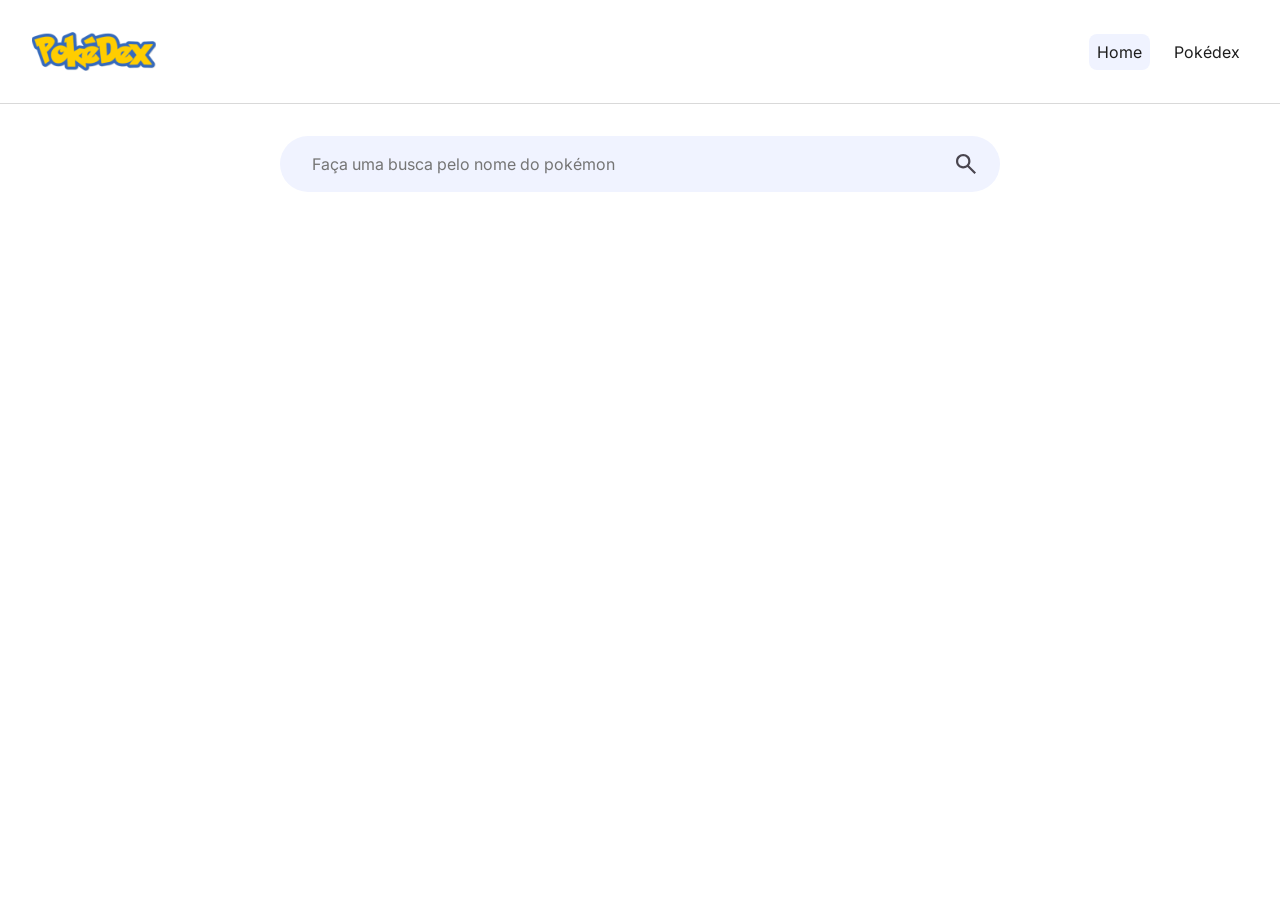
<file: index.html>
<!DOCTYPE html>
<html lang="pt-br">

<head>
    <meta charset="UTF-8">
    <meta http-equiv="X-UA-Compatible" content="IE=edge">
    <meta name="viewport" content="width=device-width, initial-scale=1.0">
    <meta name="description"
        content="Explore a Pokédex online com lista completa de Pokémon, busca por nome e navegação paginada. Projeto desenvolvido em HTML5, CSS3 e JavaScript.">
    <meta name="keywords" content="Pokémon, Pokédex, lista de Pokémon, busca Pokémon, HTML5, CSS3, JavaScript">
    <meta name="author" content="Edson Alves">
    <meta name="robots" content="index, follow">
    <meta name="theme-color" content="#fff">

    <!-- Open Graph / Facebook -->
    <meta property="og:type" content="website">
    <meta property="og:title" content="Pokédex Online - Lista Completa de Pokémon">
    <meta property="og:description" content="Busque Pokémon pelo nome e navegue pela Pokédex online completa.">
    <meta property="og:image" content="assets/img/logo/pokemon-logo.svg">
    <meta property="og:url" content="https://seudominio.com/">
    <meta property="og:locale" content="pt_BR">

    <!-- Twitter Card -->
    <meta name="twitter:card" content="summary_large_image">
    <meta name="twitter:title" content="Pokédex Online - Lista Completa de Pokémon">
    <meta name="twitter:description" content="Busque Pokémon pelo nome e navegue pela Pokédex online completa.">
    <meta name="twitter:image" content="assets/img/logo/pokemon-logo.svg">

    <title>Pokédex Online | Lista Completa de Pokémon</title>

    <!-- Fonte - Inter - Google Fonts -->
    <link rel="preconnect" href="https://fonts.googleapis.com">
    <link rel="preconnect" href="https://fonts.gstatic.com" crossorigin>
    <link href="https://fonts.googleapis.com/css2?family=Inter:wght@400;700&display=swap" rel="stylesheet" />

    <!-- Fonte - DM Sans - Google Fonts -->
    <link rel="preconnect" href="https://fonts.googleapis.com">
    <link rel="preconnect" href="https://fonts.gstatic.com" crossorigin>
    <link href="https://fonts.googleapis.com/css2?family=DM+Sans:wght@400;700&display=swap" rel="stylesheet" />

    <!-- Favicon -->
    <link rel="shortcut icon" href="assets/img/favicon/pokebola.ico" type="image/x-icon">

    <!-- Estilos - CSS3 -->
    <link rel="stylesheet" href="assets/css/style.css">

    <!-- Responsive - CSS3 -->
    <link rel="stylesheet" href="assets/css/base/responsive.css">

</head>

<body>
    <main class="layout">
        <header class="header">
            <a href="/" class="header__logo">
                <img src="assets/img/logo/pokemon-logo.svg" alt="Logo Pokémon" width="124" height="39">
            </a>

            <nav class="header__nav" aria-label="Menu principal">

                <button class="header__menu--icon" aria-label="Abrir Pesquisa" id="btn-search">
                    <img src="assets/img/icons/search.svg" alt="Pesquisar" aria-hidden="true">
                </button>

                <button class="header__menu--icon" aria-label="Abrir menu" id="btn-menu">
                    <img src="assets/img/icons/menu.svg" alt="menu" aria-hidden="true">
                </button>

                <ul class="header__list">
                    <button class="header__menu--icon header__menu--close" aria-label="Fechar pesquisar Pokémon">
                        <img src="assets/img/icons/close.svg" alt="Fechar pesquisar Pokémon" aria-hidden="true">
                    </button>
                    <li class="header__item home">
                        <a href="/" class="header__link">Home</a>
                    </li>
                    <li class="header__item">
                        <a href="pokedex.html" class="header__link">Pokédex</a>
                    </li>
                </ul>
            </nav>
        </header>

        <section class="search">
            <button class="header__menu--icon header__search--close" aria-label="Fechar menu">
                <img src="assets/img/icons/close.svg" alt="Fechar menu" aria-hidden="true">
            </button>
            <div class="search__field">
                <h1 class="search__title">Qual Pokémon você quer capturar hoje?</h1>
                <input type="text" id="pokemon-search" name="pokemon" class="search__input"
                    placeholder="Faça uma busca pelo nome do pokémon">

                <img src="assets/img/icons/search.svg" alt="" aria-hidden="true" class="search__icon">

                <button class="search__btn" type="button">
                    Buscar
                </button>
            </div>
        </section>

        <section class="list__cards">
            <!-- Renderiza a Lista de Pokemons -->
        </section>
        <footer>
            <div class="pagination">
                <!-- Renderiza a Paginação -->
            </div>
        </footer>
    </main>
    <!-- Script JS Principal -->
    <script src="assets/js/main.js" defer type="module"></script>
</body>

</html>
</file>
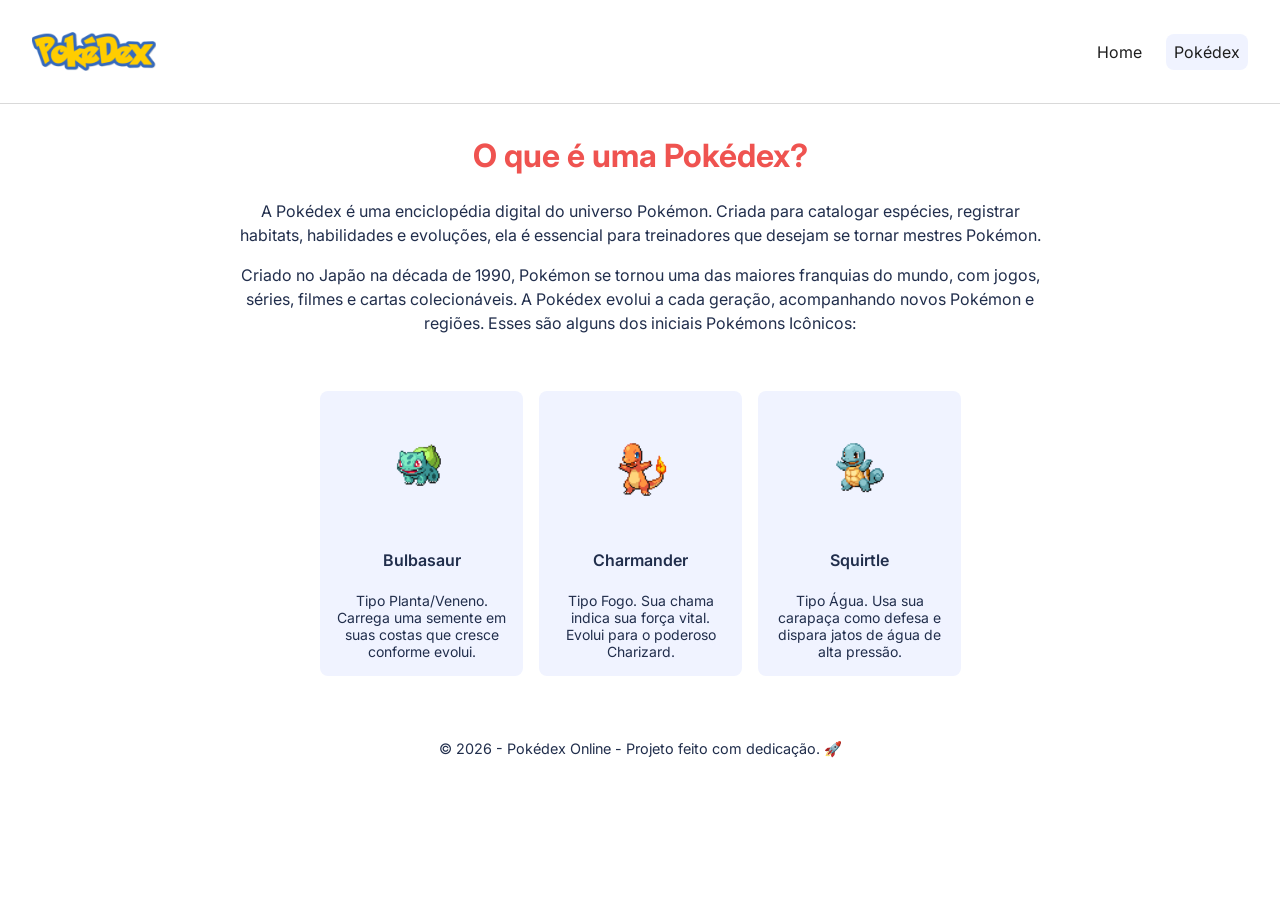
<file: pokedex.html>
<!DOCTYPE html>
<html lang="pt-br">

<head>
    <meta charset="UTF-8">
    <meta http-equiv="X-UA-Compatible" content="IE=edge">
    <meta name="viewport" content="width=device-width, initial-scale=1.0">
    <meta name="description"
        content="Explore a Pokédex online com lista completa de Pokémon, busca por nome e navegação paginada. Projeto desenvolvido em HTML5, CSS3 e JavaScript.">
    <meta name="keywords" content="Pokémon, Pokédex, lista de Pokémon, busca Pokémon, HTML5, CSS3, JavaScript">
    <meta name="author" content="Edson Alves">
    <meta name="robots" content="index, follow">
    <meta name="theme-color" content="#fff">

    <!-- Open Graph / Facebook -->
    <meta property="og:type" content="website">
    <meta property="og:title" content="Pokédex Online - Lista Completa de Pokémon">
    <meta property="og:description" content="Busque Pokémon pelo nome e navegue pela Pokédex online completa.">
    <meta property="og:image" content="assets/img/logo/pokemon-logo.svg">
    <meta property="og:url" content="https://seudominio.com/">
    <meta property="og:locale" content="pt_BR">

    <!-- Twitter Card -->
    <meta name="twitter:card" content="summary_large_image">
    <meta name="twitter:title" content="Pokédex Online - Lista Completa de Pokémon">
    <meta name="twitter:description" content="Busque Pokémon pelo nome e navegue pela Pokédex online completa.">
    <meta name="twitter:image" content="assets/img/logo/pokemon-logo.svg">

    <title>Pokédex Online | Lista Completa de Pokémon</title>

    <!-- Fonte - Inter - Google Fonts -->
    <link rel="preconnect" href="https://fonts.googleapis.com">
    <link rel="preconnect" href="https://fonts.gstatic.com" crossorigin>
    <link href="https://fonts.googleapis.com/css2?family=Inter:wght@400;700&display=swap" rel="stylesheet" />

    <!-- Fonte - DM Sans - Google Fonts -->
    <link rel="preconnect" href="https://fonts.googleapis.com">
    <link rel="preconnect" href="https://fonts.gstatic.com" crossorigin>
    <link href="https://fonts.googleapis.com/css2?family=DM+Sans:wght@400;700&display=swap" rel="stylesheet" />

    <!-- Favicon -->
    <link rel="shortcut icon" href="assets/img/favicon/pokebola.ico" type="image/x-icon">

    <!-- Estilos - CSS3 -->
    <link rel="stylesheet" href="assets/css/style.css">
    <link rel="stylesheet" href="assets/css/base/pokedex.css">

    <!-- Responsive - CSS3 -->
    <link rel="stylesheet" href="assets/css/base/responsive.css">

</head>

<body>
    <main class="layout">
        <header class="header">
            <a href="/" class="header__logo">
                <img src="assets/img/logo/pokemon-logo.svg" alt="Logo Pokémon" width="124" height="39">
            </a>

            <nav class="header__nav" aria-label="Menu principal">
                <ul class="header__item--mobile">
                    <li>
                        <a href="/" class="header__link">
                            <img src="assets/img/icons/prev.svg" alt="voltar para página principal" aria-hidden="true">
                            Voltar
                        </a>
                    </li>
                </ul>
                <ul class="header__list">
                    <button class="header__menu--icon header__menu--close" aria-label="Fechar pesquisar Pokémon">
                        <img src="assets/img/icons/close.svg" alt="Fechar pesquisar Pokémon" aria-hidden="true">
                    </button>
                    <li class="header__item">
                        <a href="/" class="header__link">Home</a>
                    </li>
                    <li class="header__item pokedex">
                        <a href="pokedex.html" class="header__link">Pokédex</a>
                    </li>
                    <li class="header__item--mobile">
                        <a href="/" class="header__link">
                            <img src="assets/img/icons/prev.svg" alt="voltar para página principal" aria-hidden="true">
                            Voltar
                        </a>
                    </li>
                </ul>
            </nav>
        </header>

        <section class="hero">
            <h2 class="hero__title">O que é uma Pokédex?</h2>
            <p class="hero__text">
                A Pokédex é uma enciclopédia digital do universo Pokémon.
                Criada para catalogar espécies, registrar habitats,
                habilidades e evoluções, ela é essencial para treinadores
                que desejam se tornar mestres Pokémon.
            </p>
            <p class="hero__text">
                Criado no Japão na década de 1990, Pokémon se tornou uma das maiores
                franquias do mundo, com jogos, séries, filmes e cartas colecionáveis.
                A Pokédex evolui a cada geração, acompanhando novos Pokémon e regiões.
                Esses são alguns dos iniciais Pokémons Icônicos:
            </p>
        </section>

        <section class="pokemon">
            <div class="pokemon__grid">
                <article class="pokemon-card">
                    <img class="pokemon-card__image" src="assets/img/pokemon/pokemon_bulbasaur.png"
                        alt="Imagem oficial do Pokémon Bulbasaur" width="96" height="96">
                    <h3 class="pokemon-card__title">Bulbasaur</h3>
                    <p class="pokemon-card__description">
                        Tipo Planta/Veneno. Carrega uma semente em suas costas
                        que cresce conforme evolui.
                    </p>
                </article>

                <article class="pokemon-card">
                    <img class="pokemon-card__image" src="assets/img/pokemon/pokemon_charmander.png"
                        alt="Imagem oficial do Pokémon Charmander" width="96" height="96">
                    <h3 class="pokemon-card__title">Charmander</h3>
                    <p class="pokemon-card__description">
                        Tipo Fogo. Sua chama indica sua força vital.
                        Evolui para o poderoso Charizard.
                    </p>
                </article>

                <article class="pokemon-card">
                    <img class="pokemon-card__image" src="assets/img/pokemon/pokemon_squirtle.png"
                        alt="Imagem oficial do Pokémon Squirtle" width="96" height="96">
                    <h3 class="pokemon-card__title">Squirtle</h3>
                    <p class="pokemon-card__description">
                        Tipo Água. Usa sua carapaça como defesa e
                        dispara jatos de água de alta pressão.
                    </p>
                </article>

            </div>
        </section>
    </main>

    <footer class="footer">
        <p class="footer__text">
            © <span class="year"></span> - Pokédex Online - Projeto feito com dedicação. 🚀
        </p>
    </footer>
    <!-- Script JS -->
    <script src="assets/js/modules/year.js" defer type="module"></script>
</body>

</html>
</file>
<file: assets/css/style.css>
@import url("../css/base/cards.css");
@import url("../css/base/header.css");
@import url("../css/base/menu.css");
@import url("../css/base/pagination.css");
@import url("../css/base/reset.css");
@import url("../css/base/search.css");
@import url("../css/base/typography.css");
@import url("../css/base/variables.css");
</file>
<file: assets/css/base/responsive.css>
@media screen and (min-width: 385px) {
  .header__menu--icon {
    display: none;
    cursor: url("../img/icons/pokebola.png"), pointer;
  }

  .home,
  .pokedex {
    background-color: var(--gray-light);
    border-radius: 8px;
  }

  .search__title {
    display: none;
  }

  .search__btn {
    display: none;
  }

  .header__item--mobile {
    display: none;
  }
}

@media screen and (max-width: 385px) {
  .header__list {
    display: none;
  }

  .header__menu {
    display: flex;
    cursor: pointer;
  }

  .header__nav {
    padding-left: 24px;
  }

  .header__item--mobile {
    display: flex;
  }
  .header .header__item--mobile .header__link {
    display: flex;
    transform: none;
    gap: 8px;
  }

  .header__menu--close,
  .header__search--close {
    display: flex;
    position: fixed;
  }

  .search {
    display: none;
  }

  .search__title {
    position: absolute;
    top: 110px;
    font-size: 24px;
    text-align: center;
  }

  .search__field {
    min-width: 270px;
    position: fixed;
    inset: 0;
    width: 100vw;
    min-height: 100vh;
    display: flex;
    flex-direction: row;
    justify-content: center;
    align-items: center;
    background-color: var(--gray-light);
    border-radius: 0;
    z-index: 100;
  }

  .search__input {
    background-color: var(--white);
    border-radius: 8px;
    border: 2px solid var(--black);
  }

  .search__input::placeholder {
    color: transparent;
    opacity: 0;
  }

  .header__link:hover {
    transform: scale(1.5);
    outline: none;
  }

  .header__link.home,
  .header__link.pokedex {
    background-color: none;
  }

  .search__icon {
    display: none;
  }

  .search__field {
    flex-direction: column;
  }

  .search__btn {
    display: flex;
    position: absolute;
    border-bottom-left-radius: 0;
    border-top-left-radius: 0;
    right: 23px;
  }
}

@media (max-width: 360px) {
  .header__list {
    display: none;
    font-weight: 700;
  }

  .header__menu {
    display: block;
  }
}

@media screen and (max-width: 305px) {
  .header {
    display: flex;
    justify-content: center;
  }

  .header__menu {
    padding: none;
  }
}
</file>
<file: assets/css/base/pokedex.css>
.hero {
  text-align: center;
  margin-bottom: 3rem;
}

.hero__title {
  font-size: 2rem;
  margin-bottom: 1rem;
  color: var(--red);
}

.hero__text {
  max-width: 850px;
  padding: 8px 16px;
  margin: auto;
  line-height: 1.5;
  color: var(--gray);
}

.pokemon {
  margin-bottom: 3rem;
}

.pokemon__title {
  text-align: center;
  margin-bottom: 2rem;
  color: var(--red);
}

.pokemon__grid {
  display: grid;
  grid-template-columns: repeat(auto-fit, minmax(250px, 1fr));
  gap: 1.5rem;
}

.pokemon {
  margin-bottom: 3rem;
}

.pokemon__title {
  text-align: center;
  margin-bottom: 2rem;
  color: var(--red);
}

.pokemon__grid {
  display: flex;
  justify-content: center;
  flex-wrap: wrap;
  gap: 16px;
  transition: all 0.3s ease-in-out;
}

.pokemon-card {
  width: 203px;
  height: 285px;
  background-color: var(--gray-light);
  border-radius: 8px;

  display: flex;
  flex-direction: column;
  justify-content: space-between;
  align-items: center;

  padding: 16px;

  transition:
    transform 0.3s ease,
    background-color 0.3s ease,
    box-shadow 0.3s ease;
  will-change: transform;

  cursor: url("../../img/icons/pokebola.png"), pointer;
}

.pokemon-card:hover,
.pokemon-card:focus-visible {
  transform: scale(1.05);
  background-color: var(--white);
  box-shadow: 0 0 15px rgba(0, 0, 0, 0.4);
}

.pokemon-card__image {
  width: 120px;
  height: 120px;
  object-fit: contain;
}

.pokemon-card__title {
  font-size: 1rem;
  font-weight: 600;
  color: var(--gray);
  text-align: center;
}

.pokemon-card__description {
  font-size: 0.875rem;
  text-align: center;
  color: var(--gray);
}

.footer {
  color: var(--gray);
  text-align: center;
  padding: 1rem;
}

.footer__text {
  font-size: 0.9rem;
}

@media (max-width: 600px) {
  .hero__title {
    font-size: 1.5rem;
  }
}
</file>
